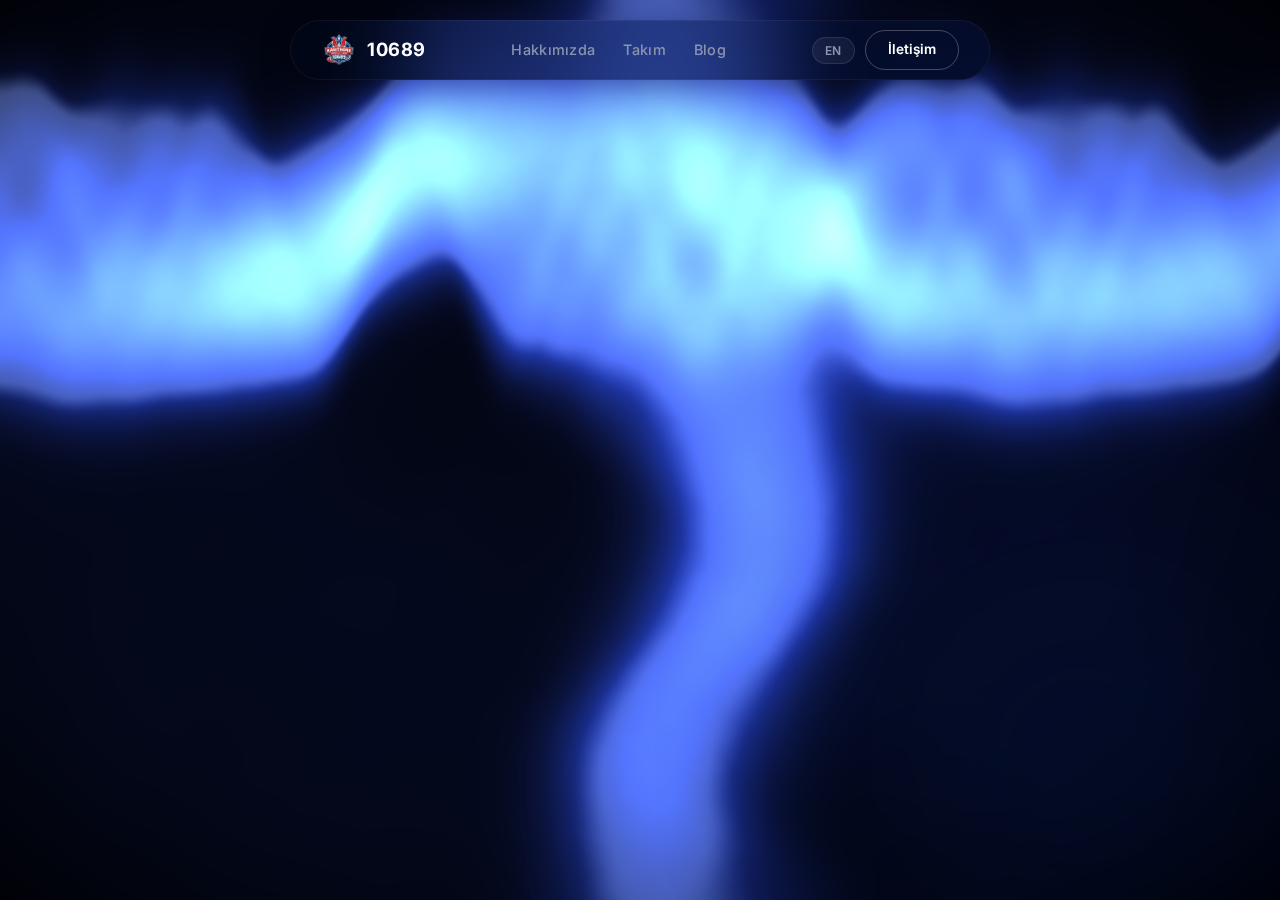
<file: index.html>
<!DOCTYPE html>
<html lang="tr">

<head>
    <meta charset="UTF-8">
    <meta name="viewport" content="width=device-width, initial-scale=1.0">
    <meta name="description"
        content="Kağıthane Teknoloji Takımı #10689 — FRC Robotik Takımı. İstanbul Kağıthane'de mühendislik, inovasyon ve takım ruhuyla geleceğe adım atıyoruz.">
    <meta name="keywords"
        content="Kağıthane Teknoloji Takımı, FRC 10689, Kağıthane Robotik, FRC Türkiye, Robotik, İstanbul FRC Takımları, Team 10689, 10689, Kağıthane">
    <title>Kağıthane Teknoloji Takımı | FRC #10689 Robotik</title>
    <link rel="icon" type="image/png" href="img/1.png">

    <!-- JSON-LD Structured Data (Google Identity) -->
    <script type="application/ld+json">
    {
      "@context": "https://schema.org",
      "@type": "Organization",
      "name": "Kağıthane Teknoloji Takımı",
      "alternateName": "Team 10689",
      "url": "https://10689.site",
      "logo": "https://10689.site/img/png.png",
      "description": "İstanbul Kağıthane ilçesinde kurulan FRC takımı #10689.",
      "address": {
        "@type": "PostalAddress",
        "addressLocality": "Kağıthane",
        "addressRegion": "İstanbul",
        "addressCountry": "TR"
      },
      "sameAs": [
        "https://www.instagram.com/kagithane10689/",
        "https://www.linkedin.com/in/kağıthane-teknoloji-takımı-56607a3a7/"
      ]
    }
    </script>
    <!-- Open Graph -->
    <meta property="og:title" content="Kağıthane #10689 — FRC Takımı">
    <meta property="og:description"
        content="Kağıthane Teknoloji Takımı #10689 — Mühendislik, inovasyon ve takım ruhuyla geleceğe adım atıyoruz.">
    <meta property="og:image" content="img/png.png">
    <meta property="og:type" content="website">
    <meta name="twitter:card" content="summary_large_image">
    <link rel="stylesheet" href="css/style.css">
</head>

<body class="no-scroll">

    <div class="page-bg-home">
        <canvas id="laserflow"></canvas>
        <!-- Navbar injected by navbar.js -->

        <section class="hero">
            <h1 class="hero-title" data-tr="Hoş Geldiniz!" data-en="Welcome!">Hoş Geldiniz</h1>
            <p class="hero-subtitle" data-tr="Biz Kağıthane Teknoloji Takımı, yolculuğumuza tanık olun!"
                data-en="We are the Kağıthane Technology Team, witness our journey!">
                Biz Kağıthane Teknoloji Takımı, yolculuğumuza tanık olun!</p>
            <div class="hero-cta">
                <a href="about/" class="btn-primary" data-tr="Bizi Tanıyın" data-en="Learn More">Bizi Tanıyın</a>
                <a href="team/" class="btn-ghost" data-tr="Takımımız" data-en="Our Team">Takımımız</a>
            </div>
        </section>
    </div>

    <script src="js/laserflow.js"></script>
    <script src="js/navbar.js"></script>
</body>

</html>
</file>
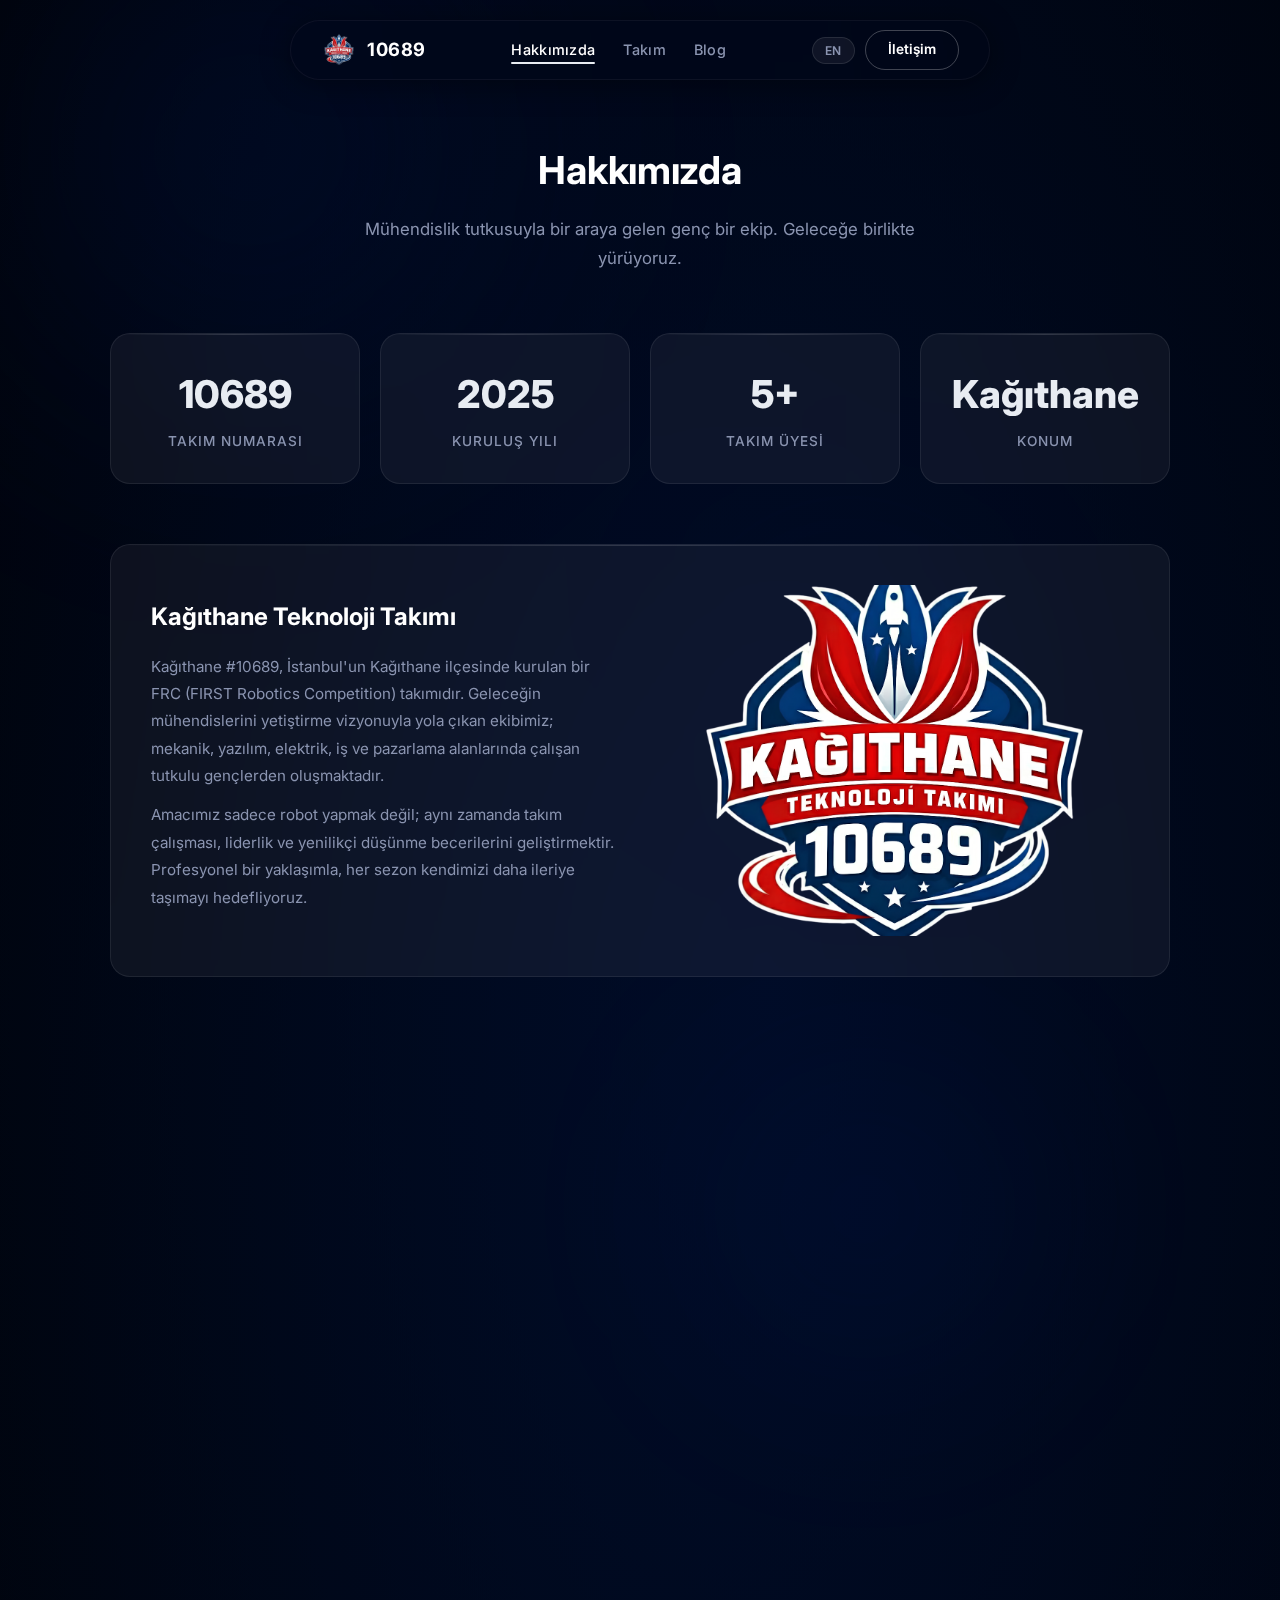
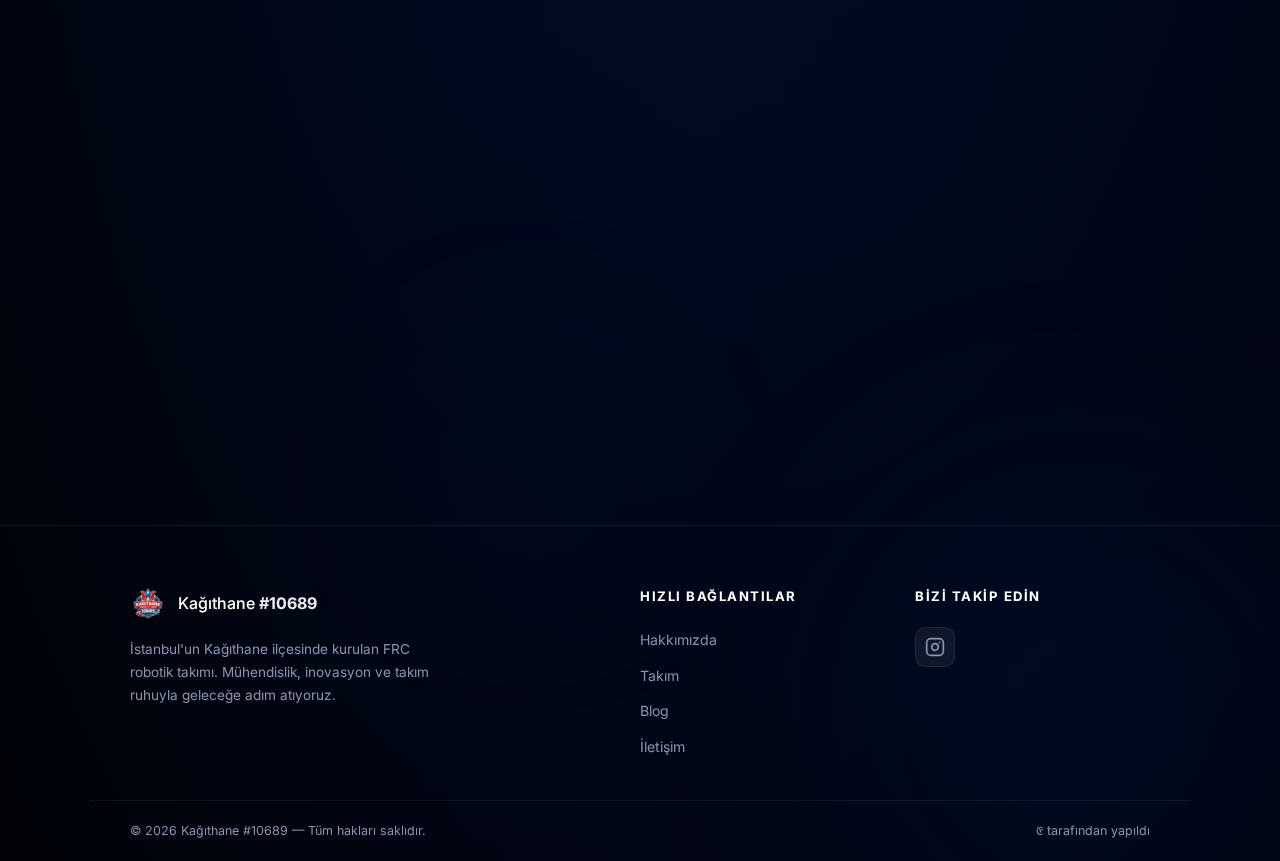
<file: about/index.html>
<!DOCTYPE html>
<html lang="tr">

<head>
    <meta charset="UTF-8">
    <meta name="viewport" content="width=device-width, initial-scale=1.0">
    <meta name="description"
        content="Kağıthane #10689 hakkında — FIRST ve FRC hakkında bilgi edinin. Mühendislik, takım ruhu ve geleceğin teknolojileri.">
    <title>About | 10689</title>
    <link rel="icon" type="image/png" href="../img/1.png">
    <meta property="og:title" content="Hakkımızda | Kağıthane #10689">
    <meta property="og:description" content="Kağıthane #10689 hakkında — FIRST ve FRC hakkında bilgi edinin.">
    <meta property="og:image" content="../img/png.png">
    <meta property="og:type" content="website">
    <meta name="twitter:card" content="summary_large_image">
    <link rel="stylesheet" href="../css/style.css">
</head>

<body>

    <div class="page-bg page-enter">
        <div class="animated-bg">
            <div class="blob blob-1"></div>
            <div class="blob blob-2"></div>
            <div class="blob blob-3"></div>
        </div>
        <!-- Navbar injected by navbar.js -->

        <section class="section" style="padding-top: 140px;">
            <div class="container">
                <div class="section-header reveal">
                    <h1 class="section-title" data-tr="Hakkımızda" data-en="About Us">Hakkımızda</h1>
                    <p class="section-desc"
                        data-tr="Mühendislik tutkusuyla bir araya gelen genç bir ekip. Geleceğe birlikte yürüyoruz."
                        data-en="A young team united by a passion for engineering. Walking towards the future together.">
                        Mühendislik tutkusuyla bir araya gelen genç bir ekip. Geleceğe birlikte yürüyoruz.</p>
                </div>

                <!-- Stats -->
                <div class="about-stats reveal reveal-delay-1">
                    <div class="glass-card stat-card">
                        <div class="stat-number">10689</div>
                        <div class="stat-label" data-tr="Takım Numarası" data-en="Team Number">Takım Numarası</div>
                    </div>
                    <div class="glass-card stat-card">
                        <div class="stat-number" data-tr="2025" data-en="2025">2025</div>
                        <div class="stat-label" data-tr="Kuruluş Yılı" data-en="Founded">Kuruluş Yılı</div>
                    </div>
                    <div class="glass-card stat-card">
                        <div class="stat-number" data-tr="5+" data-en="5+">5+</div>
                        <div class="stat-label" data-tr="Takım Üyesi" data-en="Team Members">Takım Üyesi</div>
                    </div>
                    <div class="glass-card stat-card">
                        <div class="stat-number" data-tr="Kağıthane" data-en="Kağıthane">Kağıthane</div>
                        <div class="stat-label" data-tr="Konum" data-en="Location">Konum</div>
                    </div>
                </div>

                <!-- About the Team — with image -->
                <div class="glass-card about-block-with-img mt-60 reveal reveal-delay-2">
                    <div class="about-text">
                        <h3 data-tr="Kağıthane Teknoloji Takımı" data-en="Kağıthane Technology Team">Kağıthane Teknoloji
                            Takımı</h3>
                        <p data-tr="Kağıthane #10689, İstanbul'un Kağıthane ilçesinde kurulan bir FRC (FIRST Robotics Competition) takımıdır. Geleceğin mühendislerini yetiştirme vizyonuyla yola çıkan ekibimiz; mekanik, yazılım, elektrik, iş ve pazarlama alanlarında çalışan tutkulu gençlerden oluşmaktadır."
                            data-en="Kağıthane #10689 is an FRC (FIRST Robotics Competition) team located in the Kağıthane district of Istanbul. With a vision to train the engineers of the future, our team consists of passionate young people working in the fields of mechanics, software, electrical engineering, operations, and marketing.">
                            Kağıthane #10689, İstanbul'un Kağıthane ilçesinde kurulan bir FRC (FIRST Robotics
                            Competition)
                            takımıdır.
                            Geleceğin mühendislerini yetiştirme vizyonuyla yola çıkan ekibimiz; mekanik, yazılım,
                            elektrik,
                            iş ve pazarlama alanlarında çalışan tutkulu gençlerden oluşmaktadır.</p>
                        <p data-tr="Amacımız sadece robot yapmak değil; aynı zamanda takım çalışması, liderlik ve yenilikçi düşünme becerilerini geliştirmektir. Profesyonel bir yaklaşımla, her sezon kendimizi daha ileriye taşımayı hedefliyoruz."
                            data-en="Our goal is not just to build robots; it's also to develop teamwork, leadership, and innovative thinking skills. With a professional approach, we aim to push ourselves further every season.">
                            Amacımız sadece robot yapmak değil; aynı zamanda takım çalışması, liderlik ve yenilikçi
                            düşünme
                            becerilerini geliştirmektir. Profesyonel bir yaklaşımla, her sezon kendimizi daha ileriye
                            taşımayı hedefliyoruz.</p>
                    </div>
                    <div class="about-img">
                        <!-- Takım fotoğrafı buraya -->
                        <img src="../img/png.png" alt="Takım Çalışması">
                    </div>
                </div>

                <!-- What is FIRST? — with image on left -->
                <div class="glass-card about-block-with-img mt-40 reveal reveal-delay-3">
                    <div class="about-img">
                        <!-- FIRST logosu veya etkinlik fotoğrafı buraya -->
                        <img src="../img/first.png" alt="FIRST Etkinlik">
                    </div>
                    <div class="about-text">
                        <h3 data-tr="FIRST Nedir?" data-en="What is FIRST?">FIRST Nedir?</h3>
                        <p data-tr="FIRST (For Inspiration and Recognition of Science and Technology), 1989 yılında Dean Kamen ve Woodie Flowers tarafından kurulan, dünya çapında bir STEM eğitim platformudur. Gençlere bilim, teknoloji, mühendislik ve matematik alanlarında ilham vermeyi amaçlar."
                            data-en="FIRST (For Inspiration and Recognition of Science and Technology) is a global STEM education platform founded by Dean Kamen and Woodie Flowers in 1989. It aims to inspire young people in science, technology, engineering, and mathematics.">
                            FIRST (For Inspiration and Recognition of Science and Technology), 1989 yılında Dean Kamen
                            ve Woodie Flowers
                            tarafından kurulan, dünya çapında bir STEM eğitim platformudur. Gençlere bilim, teknoloji,
                            mühendislik ve matematik alanlarında ilham vermeyi amaçlar.</p>
                        <p data-tr="FIRST, rekabetten çok daha fazlasıdır. 'Gracious Professionalism' ve 'Coopertition' gibi değerlerle gençlerin hem teknik hem de kişisel gelişimine katkı sağlar. Dünya genelinde 100'den fazla ülkeden 600.000'den fazla öğrenci FIRST programlarına katılmaktadır."
                            data-en="FIRST is much more than competition. With values like 'Gracious Professionalism' and 'Coopertition,' it contributes to both the technical and personal development of young people. Over 600,000 students from more than 100 countries worldwide participate in FIRST programs.">
                            FIRST, rekabetten çok daha fazlasıdır. "Gracious Professionalism" ve "Coopertition" gibi
                            değerlerle gençlerin hem teknik hem de kişisel gelişimine katkı sağlar. Dünya genelinde
                            100'den fazla ülkeden, 600.000'den fazla öğrenci FIRST programlarına katılmaktadır.</p>
                    </div>
                </div>

                <!-- What is FRC? — with image on right -->
                <div class="glass-card about-block-with-img reveal reveal-delay-4">
                    <div class="about-text">
                        <h3 data-tr="FRC Nedir?" data-en="What is FRC?">FRC Nedir?</h3>
                        <p data-tr="FRC (FIRST Robotics Competition), FIRST organizasyonu bünyesindeki en üst düzey robotik yarışmasıdır. Her yıl Kickoff etkinliğinde açıklanan oyun kuralları ve temasına göre, takımlar altı haftalık bir süre içinde endüstriyel düzeyde bir robot tasarlar, üretir ve programlar."
                            data-en="The FRC (FIRST Robotics Competition) is the top-level robotics competition within the FIRST organization. Based on the rules and theme announced at the annual Kickoff event, teams design, build, and program an industrial-grade robot over a six-week period.">
                            FRC (FIRST Robotics Competition), FIRST organizasyonu bünyesindeki en üst düzey robotik
                            yarışmasıdır. Her yıl Kickoff etkinliğinde açıklanan oyun kuralları ve temasına göre,
                            takımlar
                            altı haftalık bir süre içinde endüstriyel düzeyde bir robot tasarlar, üretir ve programlar.
                        </p>
                        <p data-tr="Yarışma sadece teknik becerilerle sınırlı değildir; takımlar aynı zamanda sponsorluk, topluma katkı, iş planı ve sunum gibi alanlarda da değerlendirilir. FRC, gençleri gerçek dünya mühendisliğine hazırlayan benzersiz bir deneyim sunar."
                            data-en="The competition is not limited to technical skills; teams are also evaluated in areas such as sponsorship, community outreach, business plans, and presentations. FRC offers a unique experience that prepares young people for real-world engineering.">
                            Yarışma sadece teknik becerilerle sınırlı değildir; takımlar aynı zamanda sponsorluk,
                            topluma
                            katkı, iş planı ve sunum gibi alanlarda da değerlendirilir. FRC, gençleri gerçek dünya
                            mühendisliğine hazırlayan benzersiz bir deneyim sunar.</p>
                    </div>
                    <div class="about-img">
                        <img src="../img/frc.png" alt="FRC Yarışma">
                    </div>
                </div>
            </div>
        </section>

        <!-- Footer injected by navbar.js -->
    </div>

    <script src="../js/navbar.js"></script>
</body>

</html>
</file>
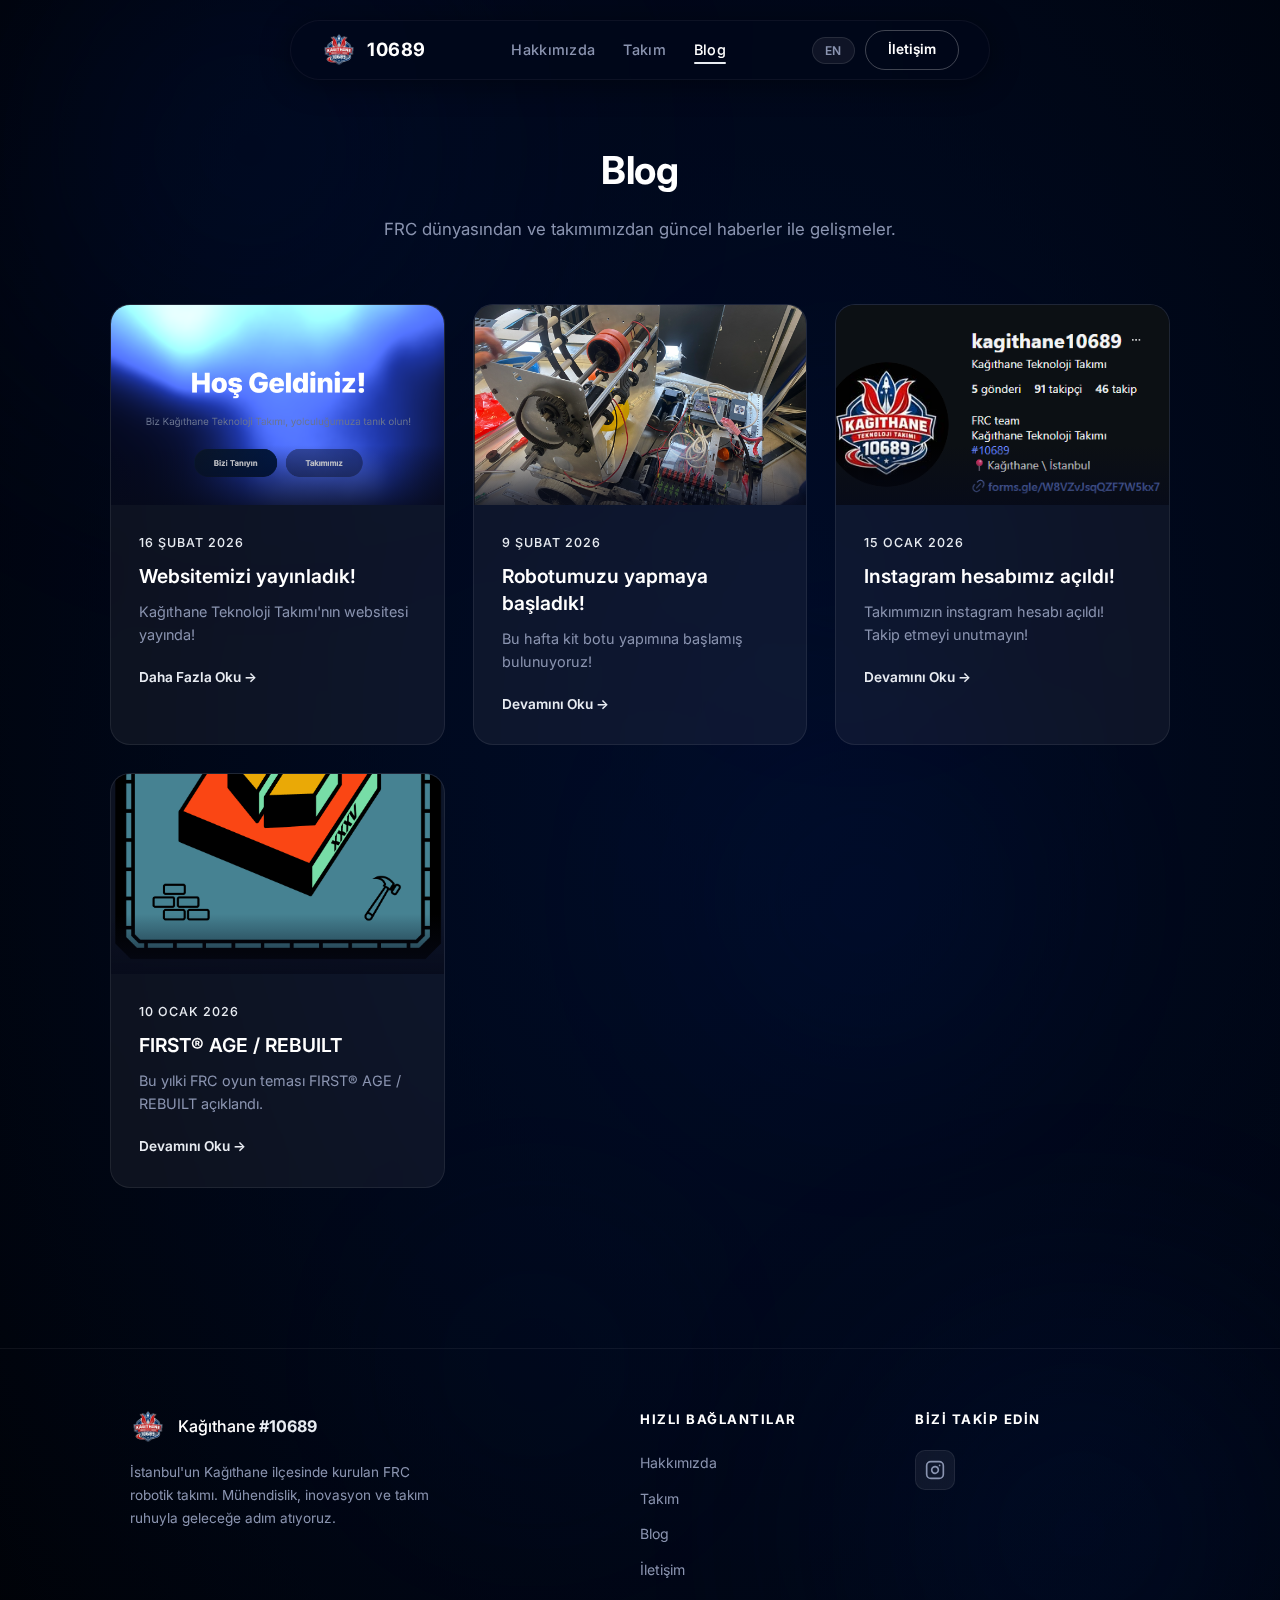
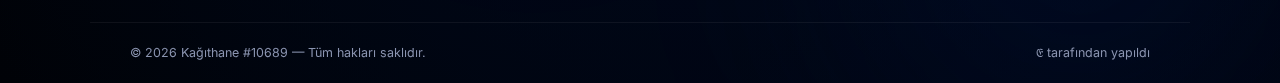
<file: blog/index.html>
<!DOCTYPE html>
<html lang="tr">

<head>
    <meta charset="UTF-8">
    <meta name="viewport" content="width=device-width, initial-scale=1.0">
    <meta name="description"
        content="Kağıthane #10689 blog — FRC dünyası ve takım haberlerimiz. Güncel bilgiler ve gelişmeler.">
    <title>Blog | 10689</title>
    <link rel="icon" type="image/png" href="../img/1.png">
    <meta property="og:title" content="Blog | Kağıthane #10689">
    <meta property="og:description" content="FRC dünyasından ve takımımızdan güncel haberler ile gelişmeler.">
    <meta property="og:image" content="../img/png.png">
    <meta property="og:type" content="website">
    <meta name="twitter:card" content="summary_large_image">
    <link rel="stylesheet" href="../css/style.css">
</head>

<body>

    <div class="page-bg page-enter" id="page-content">
        <div class="animated-bg">
            <div class="blob blob-1"></div>
            <div class="blob blob-2"></div>
            <div class="blob blob-3"></div>
        </div>
        <!-- Navbar injected by navbar.js -->

        <section class="section" style="padding-top: 140px;">
            <div class="container">
                <div class="section-header reveal">
                    <h1 class="section-title" data-tr="Blog" data-en="Blog">Blog</h1>
                    <p class="section-desc" data-tr="FRC dünyasından ve takımımızdan güncel haberler ile gelişmeler."
                        data-en="Latest news and updates from the FRC world and our team.">FRC dünyasından ve
                        takımımızdan güncel haberler ile gelişmeler.</p>
                </div>

                <div class="blog-grid">

                    <!-- Blog Post 4 -->
                    <div class="glass-card blog-card reveal reveal-delay-1" onclick="openBlogModal(3)">
                        <div class="blog-card-img">
                            <img src="web.png" alt="FRC Sezonu">
                        </div>
                        <div class="blog-card-content">
                            <p class="blog-card-date" data-tr="16 Şubat 2026" data-en="February 16, 2026">16 Şubat 2026
                            </p>
                            <h3 class="blog-card-title" data-tr="Websitemizi yayınladık!"
                                data-en="We published our website!">
                                Websitemizi yayınladık!</h3>
                            <p class="blog-card-excerpt" data-tr="Kağıthane Teknoloji Takımı'nın websitesi yayında!"
                                data-en="The website of Kağıthane Technology Team is live!">
                                Kağıthane Teknoloji Takımı'nın websitesi yayında!</p>
                            <span class="blog-read-more" data-tr="Daha Fazla Oku →" data-en="Read More →">Daha Fazla
                                Oku →</span>
                        </div>
                    </div>



                    <!-- Blog Post 3 -->
                    <div class="glass-card blog-card reveal reveal-delay-1" onclick="openBlogModal(2)">
                        <div class="blog-card-img">
                            <img src="robot.png" alt="FRC Sezonu">
                        </div>
                        <div class="blog-card-content">
                            <p class="blog-card-date" data-tr="9 Şubat 2026" data-en="February 9, 2026">9 Şubat 2026
                            </p>
                            <h3 class="blog-card-title" data-tr="Robotumuzu yapmaya başladık!"
                                data-en="We started making our robot!">
                                Robotumuzu yapmaya başladık!</h3>
                            <p class="blog-card-excerpt" data-tr="Bu hafta kit botu yapımına başlamış bulunuyoruz!"
                                data-en="This week we started making our kit bot!">
                                Bu hafta kit botu yapımına başlamış bulunuyoruz!</p>
                            <span class="blog-read-more" data-tr="Devamını Oku →" data-en="Read More →">Devamını
                                Oku →</span>
                        </div>
                    </div>


                    <!-- Blog Post 2 -->
                    <div class="glass-card blog-card reveal reveal-delay-1" onclick="openBlogModal(1)">
                        <div class="blog-card-img">
                            <img src="image.png" alt="FRC Sezonu">
                        </div>
                        <div class="blog-card-content">
                            <p class="blog-card-date" data-tr="15 Ocak 2026" data-en="January 15, 2026">15 Ocak 2026
                            </p>
                            <h3 class="blog-card-title" data-tr="Instagram hesabımız açıldı!"
                                data-en="Our Instagram account is open!">
                                Instagram hesabımız açıldı!</h3>
                            <p class="blog-card-excerpt"
                                data-tr="Takımımızın instagram hesabı açıldı! Takip etmeyi unutmayın!"
                                data-en="Our Instagram account is open! Don't forget to follow us!">
                                Takımımızın instagram hesabı açıldı! Takip etmeyi unutmayın!</p>
                            <span class="blog-read-more" data-tr="Devamını Oku →" data-en="Read More →">Devamını
                                Oku →</span>
                        </div>
                    </div>


                    <!-- Blog Post 1 -->
                    <div class="glass-card blog-card reveal reveal-delay-1" onclick="openBlogModal(0)">
                        <div class="blog-card-img">
                            <img src="rebuilt.png" alt="FRC Sezonu">
                        </div>
                        <div class="blog-card-content">
                            <p class="blog-card-date" data-tr="10 Ocak 2026" data-en="January 10, 2026">10 Ocak 2026
                            </p>
                            <h3 class="blog-card-title" data-tr="FIRST® AGE / REBUILT" data-en="FIRST® AGE / REBUILT">
                                FIRST® AGE / REBUILT</h3>
                            <p class="blog-card-excerpt"
                                data-tr="Bu yılki FRC oyun teması FIRST® AGE / REBUILT açıklandı."
                                data-en="This year's FRC game theme FIRST® AGE / REBUILT has been revealed.">
                                Bu yılki FRC oyun teması FIRST® AGE / REBUILT açıklandı.</p>
                            <span class="blog-read-more" data-tr="Devamını Oku →" data-en="Read More →">Devamını
                                Oku →</span>
                        </div>
                    </div>




                    <!-- Blog Post 6
                    <div class="glass-card blog-card reveal reveal-delay-6" onclick="openBlogModal(5)">
                        <div class="blog-card-img">
                            <img src="https://images.unsplash.com/photo-1522202176988-66273c2fd55f?w=600&h=300&fit=crop&q=80"
                                alt="Yeni Üyeler">
                        </div>
                        <div class="blog-card-content">
                            <p class="blog-card-date" data-tr="25 Aralık 2025" data-en="December 25, 2025">25 Aralık
                                2025</p>
                            <h3 class="blog-card-title" data-tr="Yeni Üye Alımlarımız"
                                data-en="New Member Recruitments">Yeni Üye Alımlarımız</h3>
                            <p class="blog-card-excerpt"
                                data-tr="Takımımıza yeni yetenekler katıldı! Oryantasyon sürecimizi tamamladık."
                                data-en="New talents have joined our team! We completed our orientation process.">
                                Takımımıza yeni yetenekler katıldı! Oryantasyon sürecimizi tamamladık.</p>
                            <span class="blog-read-more" data-tr="Devamını Oku →" data-en="Read More →">Devamını
                                Oku →</span>
                        </div>
                    </div> -->
                </div>
            </div>
        </section>

        <!-- Footer injected by navbar.js -->
    </div>

    <!-- Blog Modal Overlay -->
    <div class="blog-modal-overlay" id="blogModal">
        <div class="blog-modal-card">
            <button class="blog-modal-close" id="blogModalClose" aria-label="Kapat">✕</button>
            <div class="blog-modal-img" id="blogModalImg"></div>
            <div class="blog-modal-body">
                <p class="blog-modal-date" id="blogModalDate"></p>
                <h2 class="blog-modal-title" id="blogModalTitle"></h2>
                <div class="blog-modal-text" id="blogModalText"></div>
            </div>
        </div>
    </div>

    <script src="../js/navbar.js"></script>
    <script>
        // Blog post full content data
        var blogPosts = [
            {
                img: 'rebuilt.png',
                dateTr: '10 Ocak 2026', dateEn: 'January 10, 2026',
                titleTr: '2026 Sezonu Başlıyor!', titleEn: '2026 Season Kicks Off!',
                textTr: 'Bu yılki FRC oyununun teması olan FIRST® AGE / REBUILT açıklandı. Bu bizim Rookie yılımız olduğu için çok heyecanlıyız ve hazırlıklara şimdiden başladık.',
                textEn: 'This year\'s FRC game theme, FIRST® AGE / REBUILT, has been announced. We are very excited as this is our Rookie year and we have already started preparations.'
            },
            {
                img: 'image.png',
                dateTr: '15 Ocak 2026', dateEn: 'January 15, 2026',
                titleTr: 'Instagram Hesabımız Açıldı!', titleEn: 'Our Instagram Account is Open!',
                textTr: 'Takımımızın instagram hesabı açıldı! Takip etmeyi unutmayın! @kagithane10689',
                textEn: 'Our Instagram account is open! Don\'t forget to follow us! @kagithane10689'
            },
            {
                img: 'robot.png',
                dateTr: '9 Şubat 2026', dateEn: 'February 9, 2026',
                titleTr: 'Build Season Günlüğü: Hafta 1', titleEn: 'Build Season Diary: Week 1',
                textTr: 'Daha Rookie bir takım olduğumuz için bu sezon kit bot kullanacağız. Ve bu hafta kit botumuzun yapımına başladık.',
                textEn: 'Since we are a Rookie team, we will use a kit bot this season. And this week we started making our kit bot.'
            },
            {
                img: 'web.png',
                dateTr: '16 Şubat 2026', dateEn: 'February 16, 2026',
                titleTr: 'Web Sitesimizi Yayınladık!', titleEn: 'We published our website!',
                textTr: 'Kağıthane Teknoloji Takımı\'nın websitesi yayında! ',
                textEn: 'The website of Kağıthane Technology Team is live!'
            },
            {
                img: 'https://images.unsplash.com/photo-1485827404703-89b55fcc595e?w=800&h=400&fit=crop&q=80',
                dateTr: '10 Ocak 2026', dateEn: 'January 10, 2026',
                titleTr: 'FRC 2026 Oyun Tahminleri', titleEn: 'FRC 2026 Game Predictions',
                textTr: 'Yeni sezon öncesinde ekip olarak olası oyun senaryolarını analiz ettik. Geçmiş yılların trendlerinden yola çıkarak hazırlıklarımızı şekillendirdik.\n\nFIRST\'ın son yıllardaki oyun tasarım eğilimlerini incelediğimizde, hem otonom hem de teleoperated dönemlerin giderek daha karmaşık hale geldiğini görüyoruz.\n\nStrateji ekibimiz kapsamlı bir rapor hazırladı. Bu rapor, olası oyun mekaniklerine karşı hazırlıklı olmamızı sağlayacak modüler tasarım yaklaşımlarını içeriyor.',
                textEn: 'Before the new season, as a team we analyzed possible game scenarios. We shaped our preparations based on trends from previous years.\n\nWhen we examine FIRST\'s game design trends in recent years, we see that both autonomous and teleoperated periods are becoming increasingly complex.\n\nOur strategy team prepared a comprehensive report. This report includes modular design approaches that will ensure we are prepared for possible game mechanics.'
            },
            {
                img: 'https://images.unsplash.com/photo-1522202176988-66273c2fd55f?w=800&h=400&fit=crop&q=80',
                dateTr: '25 Aralık 2025', dateEn: 'December 25, 2025',
                titleTr: 'Yeni Üye Alımlarımız', titleEn: 'New Member Recruitments',
                textTr: 'Takımımıza yeni yetenekler katıldı! Oryantasyon sürecimizi tamamladık ve yeni üyelerimiz aktif olarak çalışmalara dahil oldu.\n\nBu yıl 8 yeni üye aramıza katıldı. Her biri farklı yeteneklere sahip olan yeni arkadaşlarımız, mekanik, yazılım, elektrik, iş ve pazarlama departmanlarına dağıldı.\n\nOryantasyon programımız kapsamında temel eğitimler, atölye güvenliği ve takım kültürü hakkında bilgilendirme yapıldı. Yeni üyelerimiz hızla takıma uyum sağladı ve projelerimize katkı sağlamaya başladı.',
                textEn: 'New talents have joined our team! We completed our orientation process and our new members have actively joined the work.\n\nThis year, 8 new members joined us. Our new friends, each with different talents, were distributed to the mechanical, software, electrical, business, and marketing departments.\n\nAs part of our orientation program, training on basic skills, workshop safety, and team culture was provided. Our new members quickly adapted to the team and started contributing to our projects.'
            }
        ];

        function openBlogModal(index) {
            var post = blogPosts[index];
            var lang = localStorage.getItem('lang') || 'tr';
            var modal = document.getElementById('blogModal');
            var pageContent = document.getElementById('page-content');

            document.getElementById('blogModalImg').innerHTML = '<img src="' + post.img + '" alt="">';
            document.getElementById('blogModalDate').textContent = lang === 'en' ? post.dateEn : post.dateTr;
            document.getElementById('blogModalTitle').textContent = lang === 'en' ? post.titleEn : post.titleTr;

            var text = lang === 'en' ? post.textEn : post.textTr;
            document.getElementById('blogModalText').innerHTML = text.split('\n\n').map(function (p) {
                return '<p>' + p + '</p>';
            }).join('');

            modal.classList.add('active');
            pageContent.classList.add('blur-behind');
            document.body.style.overflow = 'hidden';
        }

        function closeBlogModal() {
            var modal = document.getElementById('blogModal');
            var pageContent = document.getElementById('page-content');
            modal.classList.remove('active');
            pageContent.classList.remove('blur-behind');
            document.body.style.overflow = '';
        }

        document.getElementById('blogModalClose').addEventListener('click', closeBlogModal);
        document.getElementById('blogModal').addEventListener('click', function (e) {
            if (e.target === this) closeBlogModal();
        });
        document.addEventListener('keydown', function (e) {
            if (e.key === 'Escape') closeBlogModal();
        });
    </script>
</body>

</html>
</file>
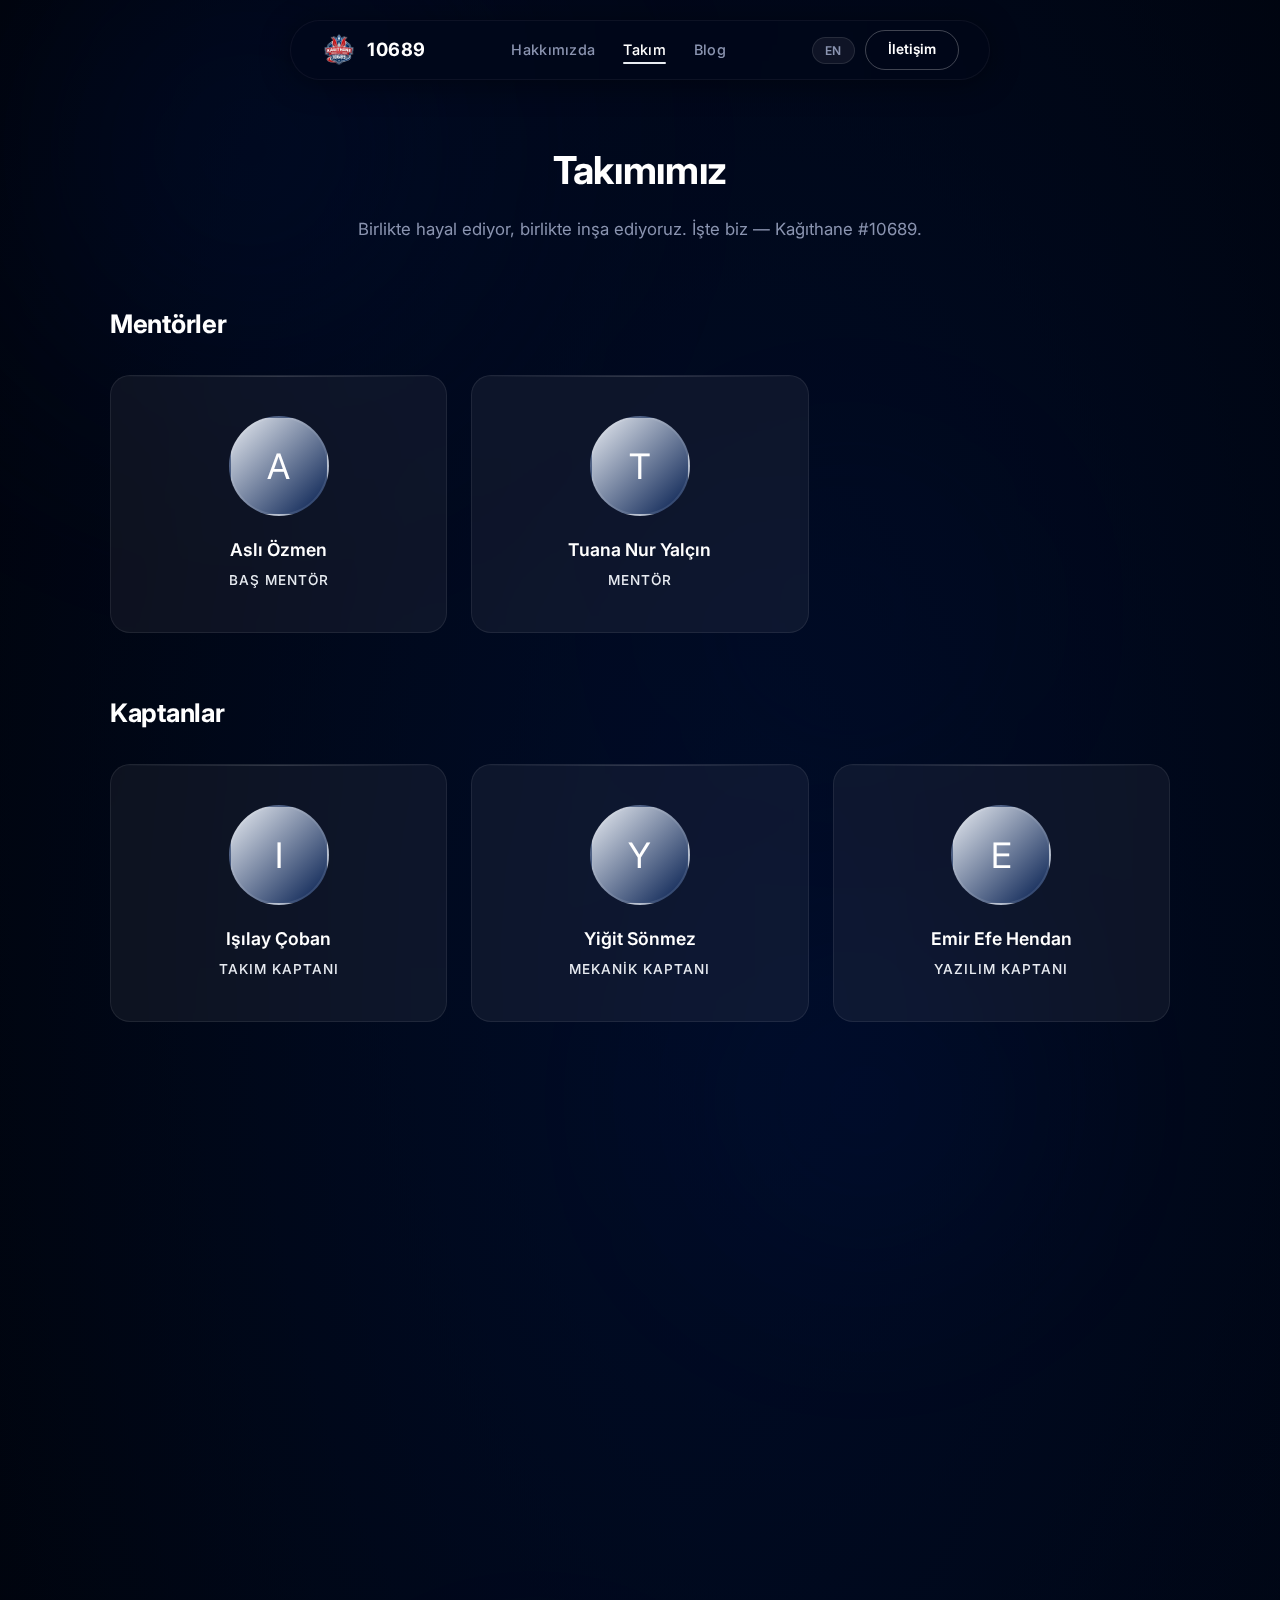
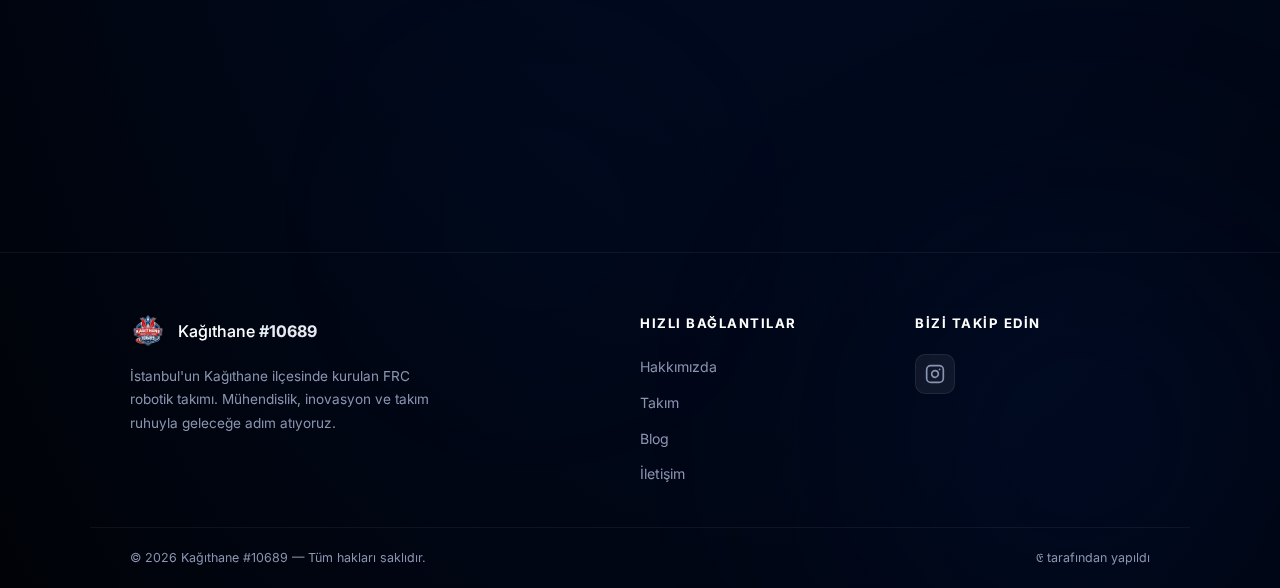
<file: team/index.html>
<!DOCTYPE html>
<html lang="tr">

<head>
    <meta charset="UTF-8">
    <meta name="viewport" content="width=device-width, initial-scale=1.0">
    <meta name="description"
        content="Kağıthane #10689 takım üyeleri, kaptanlar ve mentörler. FRC Robotik Takımımızla tanışın.">
    <title>Team | 10689</title>
    <link rel="icon" type="image/png" href="../img/1.png">
    <meta property="og:title" content="Takımımız | Kağıthane #10689">
    <meta property="og:description" content="Kağıthane #10689 takım üyeleri, kaptanlar ve mentörler.">
    <meta property="og:image" content="../img/png.png">
    <meta property="og:type" content="website">
    <meta name="twitter:card" content="summary_large_image">
    <link rel="stylesheet" href="../css/style.css">
</head>

<body>

    <div class="page-bg page-enter">
        <div class="animated-bg">
            <div class="blob blob-1"></div>
            <div class="blob blob-2"></div>
            <div class="blob blob-3"></div>
        </div>
        <!-- Navbar injected by navbar.js -->

        <!-- Hero -->
        <section class="section" style="padding-top: 140px;">
            <div class="container">
                <div class="section-header reveal">
                    <h1 class="section-title" data-tr="Takımımız" data-en="Our Team">Takımımız</h1>
                    <p class="section-desc"
                        data-tr="Birlikte hayal ediyor, birlikte inşa ediyoruz. İşte biz — Kağıthane #10689."
                        data-en="We dream together, we build together. Here we are — Kağıthane #10689.">Birlikte hayal
                        ediyor, birlikte inşa ediyoruz. İşte biz — Kağıthane #10689.</p>
                </div>

                <!-- Mentors -->
                <div class="reveal reveal-delay-1">
                    <h2 class="section-title" style="font-size:1.6rem; margin-bottom: 30px;" data-tr="Mentörler"
                        data-en="Mentors">Mentörler</h2>
                    <div class="team-grid">
                        <div class="glass-card team-card reveal reveal-delay-1">
                            <div class="team-card-photo">A</div>
                            <h3 class="team-card-name">Aslı Özmen</h3>
                            <p class="team-card-role" data-tr="Baş Mentör" data-en="Lead Mentor">Baş Mentör</p>
                        </div>
                        <div class="glass-card team-card reveal reveal-delay-2">
                            <div class="team-card-photo">T</div>
                            <h3 class="team-card-name">Tuana Nur Yalçın
                            </h3>
                            <p class="team-card-role" data-tr="Mentör" data-en="Mentor">Mentör
                            </p>
                        </div>
                    </div>
                </div>

                <!-- Captains -->
                <div class="mt-60 reveal reveal-delay-2">
                    <h2 class="section-title" style="font-size:1.6rem; margin-bottom: 30px;" data-tr="Kaptanlar"
                        data-en="Captains">Kaptanlar</h2>
                    <div class="team-grid">
                        <div class="glass-card team-card reveal reveal-delay-1">
                            <div class="team-card-photo">I</div>
                            <h3 class="team-card-name">Işılay Çoban</h3>
                            <p class="team-card-role" data-tr="Takım Kaptanı" data-en="Team Captain">Takım Kaptanı</p>
                        </div>
                        <div class="glass-card team-card reveal reveal-delay-2">
                            <div class="team-card-photo">Y</div>
                            <h3 class="team-card-name">Yiğit Sönmez</h3>
                            <p class="team-card-role" data-tr="Mekanik Kaptanı" data-en="Mechanical Captain">Mekanik
                                Kaptanı</p>
                        </div>
                        <div class="glass-card team-card reveal reveal-delay-3">
                            <div class="team-card-photo">E</div>
                            <h3 class="team-card-name">Emir Efe Hendan</h3>
                            <p class="team-card-role" data-tr="Yazılım Kaptanı" data-en="Software Captain">Yazılım
                                Kaptanı</p>
                        </div>
                        <div class="glass-card team-card reveal reveal-delay-4">
                            <div class="team-card-photo">I</div>
                            <h3 class="team-card-name">Işılay Çoban</h3>
                            <p class="team-card-role" data-tr="PR Kaptanı" data-en="PR Captain">PR Kaptanı</p>
                        </div>
                    </div>
                </div>

                <!-- Members -->
                <div class="mt-60 reveal reveal-delay-3">
                    <h2 class="section-title" style="font-size:1.6rem; margin-bottom: 30px;" data-tr="Takım Üyeleri"
                        data-en="Team Members">Takım Üyeleri</h2>
                    <div class="team-grid">
                        <div class="glass-card team-card reveal reveal-delay-1">
                            <div class="team-card-photo">N</div>
                            <h3 class="team-card-name">Nehir Yıldız</h3>
                            <p class="team-card-role" data-tr="PR" data-en="PR">PR</p>
                        </div>
                        <div class="glass-card team-card reveal reveal-delay-2">
                            <div class="team-card-photo">E</div>
                            <h3 class="team-card-name">Ebrar Zeynep Aygün</h3>
                            <p class="team-card-role" data-tr="PR" data-en="PR">PR</p>
                        </div>
                    </div>
                </div>
            </div>
        </section>

        <!-- Footer injected by navbar.js -->
    </div>

    <script src="../js/navbar.js"></script>
</body>

</html>
</file>
<file: css/style.css>
/* ==========================================
   FRC Team #10689 Kağıthane — Design System
   ========================================== */

@import url('https://fonts.googleapis.com/css2?family=Inter:wght@300;400;500;600;700;800&display=swap');

/* --- CSS Variables --- */
:root {
    --color-bg-deep: #000000;
    --color-bg-navy: #000a1e;
    --color-bg-dark: #000d2b;
    --color-primary: #001a4d;
    --color-primary-light: #002266;
    --color-accent: #e8ecf2;
    --color-accent-glow: rgba(200, 210, 230, 0.25);
    --color-white: #ffffff;
    --color-text: #f0f2f8;
    --color-text-muted: #8a94b0;
    --color-glass-bg: rgba(255, 255, 255, 0.05);
    --color-glass-border: rgba(255, 255, 255, 0.08);
    --color-glass-bg-hover: rgba(255, 255, 255, 0.09);
    --color-glass-strong: rgba(0, 10, 30, 0.7);
    --font-primary: 'Inter', -apple-system, BlinkMacSystemFont, 'Segoe UI', sans-serif;
    --radius-sm: 8px;
    --radius-md: 14px;
    --radius-lg: 20px;
    --radius-xl: 28px;
    --radius-pill: 100px;
    --transition-smooth: all 0.4s cubic-bezier(0.4, 0, 0.2, 1);
    --transition-fast: all 0.25s cubic-bezier(0.4, 0, 0.2, 1);
    --shadow-glass: 0 8px 32px rgba(0, 0, 0, 0.4);
    --shadow-glow: 0 0 40px rgba(0, 30, 100, 0.15);
    --blur-glass: blur(20px);
    --navbar-height-expanded: 60px;
    --navbar-height-compact: 50px;
}

/* --- Reset & Base --- */
*,
*::before,
*::after {
    margin: 0;
    padding: 0;
    box-sizing: border-box;
}

html {
    scroll-behavior: smooth;
    font-size: 16px;
}

body {
    font-family: var(--font-primary);
    color: var(--color-text);
    background: var(--color-bg-deep);
    line-height: 1.6;
    -webkit-font-smoothing: antialiased;
    -moz-osx-font-smoothing: grayscale;
    overflow-x: hidden;
}

body.no-scroll {
    overflow: hidden;
    height: 100vh;
}

a {
    text-decoration: none;
    color: inherit;
    transition: var(--transition-fast);
}

img {
    max-width: 100%;
    display: block;
}

/* --- Page Background --- */
.page-bg {
    min-height: 100vh;
    background:
        radial-gradient(ellipse at 30% 20%, rgba(0, 15, 50, 0.7) 0%, transparent 50%),
        radial-gradient(ellipse at 70% 80%, rgba(0, 10, 40, 0.5) 0%, transparent 50%),
        radial-gradient(ellipse at 50% 50%, #000510 0%, #000000 100%);
    background-size: 200% 200%, 200% 200%, 100% 100%;
    animation: bgBreath 20s ease-in-out infinite;
    position: relative;
    overflow: hidden;
}

@keyframes bgBreath {

    0%,
    100% {
        background-position: 30% 20%, 70% 80%, center;
    }

    25% {
        background-position: 50% 40%, 40% 60%, center;
    }

    50% {
        background-position: 70% 30%, 30% 70%, center;
    }

    75% {
        background-position: 40% 50%, 60% 40%, center;
    }
}

.page-bg-home {
    height: 100vh;
    overflow: hidden;
    background: var(--color-bg-deep);
    position: relative;
}

/* LaserFlow canvas */
#laserflow {
    position: absolute;
    top: 0;
    left: 0;
    width: 100%;
    height: 100%;
    z-index: 0;
    pointer-events: none;
}

/* Animated soft gradient blobs */
.page-bg::before,
.page-bg::after,
.page-bg-home::before,
.page-bg-home::after {
    content: '';
    position: absolute;
    border-radius: 50%;
    filter: blur(120px);
    opacity: 0.6;
    pointer-events: none;
    z-index: 0;
}

.page-bg::before,
.page-bg-home::before {
    width: 700px;
    height: 700px;
    top: -200px;
    left: -100px;
    background: radial-gradient(circle, rgba(0, 25, 90, 0.5), transparent 70%);
    animation: blobMove1 18s ease-in-out infinite;
}

.page-bg::after,
.page-bg-home::after {
    width: 600px;
    height: 600px;
    bottom: -150px;
    right: -100px;
    background: radial-gradient(circle, rgba(0, 35, 110, 0.4), transparent 70%);
    animation: blobMove2 22s ease-in-out infinite;
}

/* Third blob via a child element */
.animated-bg {
    position: absolute;
    top: 0;
    left: 0;
    right: 0;
    bottom: 0;
    pointer-events: none;
    z-index: 0;
    overflow: hidden;
}

.animated-bg .blob {
    position: absolute;
    border-radius: 50%;
    filter: blur(100px);
    opacity: 0.45;
}

.animated-bg .blob-1 {
    width: 450px;
    height: 450px;
    top: 40%;
    left: 50%;
    background: radial-gradient(circle, rgba(0, 30, 100, 0.45), transparent 70%);
    animation: blobMove3 20s ease-in-out infinite;
}

.animated-bg .blob-2 {
    width: 350px;
    height: 350px;
    top: 20%;
    right: 20%;
    background: radial-gradient(circle, rgba(0, 15, 60, 0.45), transparent 70%);
    animation: blobMove1 25s ease-in-out infinite reverse;
}

.animated-bg .blob-3 {
    width: 300px;
    height: 300px;
    bottom: 10%;
    left: 30%;
    background: radial-gradient(circle, rgba(10, 30, 80, 0.4), transparent 70%);
    animation: blobMove2 16s ease-in-out infinite;
}

@keyframes blobMove1 {

    0%,
    100% {
        transform: translate(0, 0) scale(1);
    }

    25% {
        transform: translate(80px, 60px) scale(1.1);
    }

    50% {
        transform: translate(-40px, 120px) scale(0.95);
    }

    75% {
        transform: translate(60px, -40px) scale(1.05);
    }
}

@keyframes blobMove2 {

    0%,
    100% {
        transform: translate(0, 0) scale(1);
    }

    33% {
        transform: translate(-70px, -50px) scale(1.1);
    }

    66% {
        transform: translate(50px, -80px) scale(0.9);
    }
}

@keyframes blobMove3 {

    0%,
    100% {
        transform: translate(-50%, 0) scale(1);
    }

    25% {
        transform: translate(-40%, -60px) scale(1.15);
    }

    50% {
        transform: translate(-60%, 40px) scale(0.9);
    }

    75% {
        transform: translate(-45%, -30px) scale(1.05);
    }
}

/* --- Navbar --- */
.navbar-wrapper {
    position: fixed;
    top: 20px;
    left: 50%;
    transform: translateX(-50%);
    z-index: 1000;
    transition: var(--transition-smooth);
}

.navbar {
    display: flex;
    align-items: center;
    justify-content: space-between;
    padding: 0 30px;
    height: var(--navbar-height-expanded);
    width: 700px;
    background: rgba(0, 5, 20, 0.5);
    backdrop-filter: blur(40px) saturate(120%);
    -webkit-backdrop-filter: blur(40px) saturate(120%);
    border: 1px solid rgba(255, 255, 255, 0.05);
    border-radius: var(--radius-pill);
    box-shadow: 0 4px 30px rgba(0, 0, 0, 0.4);
    transition: var(--transition-smooth);
}

.navbar.compact {
    width: 480px;
    height: var(--navbar-height-compact);
    padding: 0 20px;
    background: rgba(0, 5, 20, 0.6);
    backdrop-filter: blur(50px) saturate(120%);
    -webkit-backdrop-filter: blur(50px) saturate(120%);
    border-color: rgba(255, 255, 255, 0.06);
    box-shadow: 0 8px 40px rgba(0, 0, 0, 0.4);
}

.navbar-brand {
    display: flex;
    align-items: center;
    gap: 10px;
    text-decoration: none;
    flex-shrink: 0;
}

.navbar-logo {
    width: 36px;
    height: 36px;
    border-radius: 50%;
    object-fit: contain;
    transition: var(--transition-smooth);
    mix-blend-mode: screen;
}

.compact .navbar-logo {
    width: 30px;
    height: 30px;
}

.navbar-number {
    font-size: 1.15rem;
    font-weight: 700;
    color: var(--color-white);
    letter-spacing: 0.5px;
    transition: var(--transition-smooth);
}

.compact .navbar-number {
    font-size: 0;
    width: 0;
    opacity: 0;
    overflow: hidden;
}

.navbar-links {
    display: flex;
    align-items: center;
    gap: 28px;
    list-style: none;
}

.compact .navbar-links {
    gap: 20px;
}

.navbar-links a {
    font-size: 0.9rem;
    font-weight: 500;
    color: var(--color-text-muted);
    letter-spacing: 0.3px;
    position: relative;
    padding: 4px 0;
}

.navbar-links a::after {
    content: '';
    position: absolute;
    bottom: -2px;
    left: 0;
    width: 0;
    height: 2px;
    background: var(--color-accent);
    border-radius: 1px;
    transition: var(--transition-fast);
}

.navbar-links a:hover,
.navbar-links a.active {
    color: var(--color-white);
}

.navbar-links a:hover::after,
.navbar-links a.active::after {
    width: 100%;
}

.compact .navbar-links a {
    font-size: 0.82rem;
}

.navbar-contact {
    padding: 8px 22px;
    font-size: 0.85rem;
    font-weight: 600;
    color: var(--color-white);
    background: transparent;
    border: 1.5px solid rgba(255, 255, 255, 0.25);
    border-radius: var(--radius-pill);
    cursor: pointer;
    transition: var(--transition-fast);
    white-space: nowrap;
}

.navbar-contact:hover {
    background: rgba(255, 255, 255, 0.1);
    border-color: rgba(255, 255, 255, 0.4);
    transform: translateY(-1px);
}

.compact .navbar-contact {
    padding: 6px 16px;
    font-size: 0.78rem;
}

/* Language Toggle */
.lang-toggle {
    padding: 5px 12px;
    font-size: 0.75rem;
    font-weight: 600;
    color: var(--color-text-muted);
    background: rgba(255, 255, 255, 0.06);
    border: 1px solid rgba(255, 255, 255, 0.1);
    border-radius: var(--radius-pill);
    cursor: pointer;
    transition: var(--transition-fast);
    letter-spacing: 0.5px;
    font-family: var(--font-primary);
}

.lang-toggle:hover {
    color: var(--color-white);
    background: rgba(255, 255, 255, 0.12);
}

.nav-contact-mobile {
    display: none;
}

/* Mobile menu toggle */
.menu-toggle {
    display: none;
    flex-direction: column;
    gap: 5px;
    cursor: pointer;
    padding: 5px;
    background: none;
    border: none;
}

.menu-toggle span {
    width: 22px;
    height: 2px;
    background: var(--color-white);
    border-radius: 2px;
    transition: var(--transition-fast);
}

.menu-toggle.active span:nth-child(1) {
    transform: rotate(45deg) translate(5px, 5px);
}

.menu-toggle.active span:nth-child(2) {
    opacity: 0;
}

.menu-toggle.active span:nth-child(3) {
    transform: rotate(-45deg) translate(5px, -5px);
}

/* --- Hero / Home --- */
.hero {
    display: flex;
    flex-direction: column;
    align-items: center;
    justify-content: center;
    height: 100vh;
    text-align: center;
    position: relative;
    z-index: 2;
    padding: 0 20px;
}

.hero-title {
    font-size: 3.2rem;
    font-weight: 800;
    color: var(--color-white);
    letter-spacing: -0.5px;
    margin-bottom: 16px;
    opacity: 0;
    transform: translateY(30px);
    animation: fadeUp 1s ease forwards 0.3s;
}

.hero-subtitle {
    font-size: 1.15rem;
    font-weight: 400;
    color: var(--color-text-muted);
    max-width: 550px;
    line-height: 1.7;
    opacity: 0;
    transform: translateY(20px);
    animation: fadeUp 1s ease forwards 0.6s;
}

.hero-cta {
    margin-top: 36px;
    display: flex;
    gap: 16px;
    opacity: 0;
    transform: translateY(20px);
    animation: fadeUp 1s ease forwards 0.9s;
}

.btn-primary {
    padding: 14px 36px;
    font-size: 0.9rem;
    font-weight: 600;
    color: var(--color-white);
    background: linear-gradient(135deg, #0a1628, #001a4d);
    border: 1px solid rgba(255, 255, 255, 0.08);
    border-radius: var(--radius-pill);
    cursor: pointer;
    transition: var(--transition-fast);
    font-family: var(--font-primary);
    letter-spacing: 0.3px;
}

.btn-primary:hover {
    transform: translateY(-2px);
    box-shadow: 0 8px 30px rgba(0, 20, 60, 0.5);
    border-color: rgba(255, 255, 255, 0.15);
}

.btn-ghost {
    padding: 14px 36px;
    font-size: 0.9rem;
    font-weight: 600;
    color: var(--color-white);
    background: rgba(0, 5, 20, 0.4);
    border: 1.5px solid rgba(255, 255, 255, 0.12);
    border-radius: var(--radius-pill);
    cursor: pointer;
    transition: var(--transition-fast);
    font-family: var(--font-primary);
}

.btn-ghost:hover {
    border-color: rgba(255, 255, 255, 0.25);
    background: rgba(0, 5, 20, 0.6);
    transform: translateY(-2px);
}

/* --- Sections --- */
.section {
    padding: 100px 20px;
    position: relative;
    z-index: 1;
}

.section-header {
    text-align: center;
    margin-bottom: 60px;
}

.section-title {
    font-size: 2.4rem;
    font-weight: 700;
    color: var(--color-white);
    margin-bottom: 14px;
    letter-spacing: -0.3px;
}

.section-desc {
    font-size: 1.05rem;
    color: var(--color-text-muted);
    max-width: 600px;
    margin: 0 auto;
    line-height: 1.7;
}

.container {
    max-width: 1100px;
    margin: 0 auto;
    padding: 0 20px;
}

/* --- Glass Cards --- */
.glass-card {
    background: var(--color-glass-bg);
    border: 1px solid var(--color-glass-border);
    border-radius: var(--radius-lg);
    backdrop-filter: var(--blur-glass);
    -webkit-backdrop-filter: var(--blur-glass);
    padding: 32px;
    transition: var(--transition-smooth);
    position: relative;
    overflow: hidden;
}

.glass-card::before {
    content: '';
    position: absolute;
    top: 0;
    left: 0;
    right: 0;
    height: 1px;
    background: linear-gradient(90deg, transparent, rgba(255, 255, 255, 0.15), transparent);
}

.glass-card:hover {
    background: var(--color-glass-bg-hover);
    border-color: rgba(255, 255, 255, 0.18);
    transform: translateY(-4px);
    box-shadow: var(--shadow-glass);
}

/* Team Cards */
.team-grid {
    display: grid;
    grid-template-columns: repeat(auto-fill, minmax(250px, 1fr));
    gap: 24px;
}

.team-card {
    text-align: center;
    padding: 40px 24px;
}

.team-card-photo {
    width: 100px;
    height: 100px;
    border-radius: 50%;
    margin: 0 auto 20px;
    background: linear-gradient(135deg, var(--color-accent), var(--color-primary));
    display: flex;
    align-items: center;
    justify-content: center;
    font-size: 2.2rem;
    color: var(--color-white);
    border: 2px solid rgba(255, 255, 255, 0.1);
    overflow: hidden;
}

.team-card-photo img {
    width: 100%;
    height: 100%;
    object-fit: cover;
}

.team-card-name {
    font-size: 1.1rem;
    font-weight: 600;
    color: var(--color-white);
    margin-bottom: 6px;
}

.team-card-role {
    font-size: 0.85rem;
    font-weight: 500;
    color: var(--color-accent);
    text-transform: uppercase;
    letter-spacing: 1px;
}

/* --- Blog Cards --- */
.blog-grid {
    display: grid;
    grid-template-columns: repeat(auto-fill, minmax(320px, 1fr));
    gap: 28px;
}

.blog-card {
    padding: 0;
    overflow: hidden;
    cursor: pointer;
    transition: var(--transition-fast);
}

.blog-card:hover {
    transform: translateY(-4px);
    box-shadow: 0 12px 40px rgba(0, 20, 60, 0.4);
}

.blog-card-img {
    width: 100%;
    height: 200px;
    position: relative;
    overflow: hidden;
}

.blog-card-img img {
    width: 100%;
    height: 100%;
    object-fit: cover;
    display: block;
}

.blog-card-img::after {
    content: '';
    position: absolute;
    bottom: 0;
    left: 0;
    right: 0;
    height: 60px;
    background: linear-gradient(transparent, rgba(6, 10, 26, 0.8));
}

.blog-card-content {
    padding: 28px;
}

.blog-card-date {
    font-size: 0.78rem;
    font-weight: 500;
    color: var(--color-accent);
    text-transform: uppercase;
    letter-spacing: 1px;
    margin-bottom: 10px;
}

.blog-card-title {
    font-size: 1.2rem;
    font-weight: 600;
    color: var(--color-white);
    margin-bottom: 10px;
    line-height: 1.4;
}

.blog-card-excerpt {
    font-size: 0.9rem;
    color: var(--color-text-muted);
    line-height: 1.6;
    margin-bottom: 18px;
}

.blog-read-more {
    font-size: 0.85rem;
    font-weight: 600;
    color: var(--color-accent);
    display: inline-flex;
    align-items: center;
    gap: 6px;
}

.blog-read-more:hover {
    color: var(--color-white);
    gap: 10px;
}

/* --- Blog Modal Overlay --- */
.blur-behind {
    filter: blur(8px);
    transition: filter 0.3s ease;
    pointer-events: none;
}

.blog-modal-overlay {
    position: fixed;
    top: 0;
    left: 0;
    right: 0;
    bottom: 0;
    z-index: 2000;
    background: rgba(0, 0, 0, 0.6);
    backdrop-filter: blur(4px);
    -webkit-backdrop-filter: blur(4px);
    display: flex;
    align-items: center;
    justify-content: center;
    padding: 40px 20px;
    opacity: 0;
    pointer-events: none;
    transition: opacity 0.35s ease;
}

.blog-modal-overlay.active {
    opacity: 1;
    pointer-events: auto;
}

.blog-modal-card {
    background: rgba(5, 10, 30, 0.92);
    backdrop-filter: blur(40px) saturate(150%);
    -webkit-backdrop-filter: blur(40px) saturate(150%);
    border: 1px solid rgba(255, 255, 255, 0.1);
    border-radius: var(--radius-lg);
    max-width: 700px;
    width: 100%;
    max-height: 85vh;
    overflow-y: auto;
    position: relative;
    box-shadow: 0 20px 60px rgba(0, 0, 0, 0.5), inset 0 1px 0 rgba(255, 255, 255, 0.08);
    transform: translateY(30px) scale(0.96);
    transition: transform 0.35s cubic-bezier(0.4, 0, 0.2, 1);
}

.blog-modal-overlay.active .blog-modal-card {
    transform: translateY(0) scale(1);
}

.blog-modal-close {
    position: absolute;
    top: 16px;
    right: 16px;
    width: 36px;
    height: 36px;
    border-radius: 50%;
    border: none;
    background: rgba(255, 255, 255, 0.1);
    color: var(--color-white);
    font-size: 1rem;
    cursor: pointer;
    display: flex;
    align-items: center;
    justify-content: center;
    transition: var(--transition-fast);
    z-index: 10;
}

.blog-modal-close:hover {
    background: rgba(255, 255, 255, 0.2);
    transform: scale(1.1);
}

.blog-modal-img {
    width: 100%;
    height: 300px;
    overflow: hidden;
    border-radius: var(--radius-lg) var(--radius-lg) 0 0;
}

.blog-modal-img img {
    width: 100%;
    height: 100%;
    object-fit: cover;
    display: block;
}

.blog-modal-body {
    padding: 36px 40px 40px;
}

.blog-modal-date {
    font-size: 0.78rem;
    font-weight: 500;
    color: var(--color-accent);
    text-transform: uppercase;
    letter-spacing: 1px;
    margin-bottom: 12px;
}

.blog-modal-title {
    font-size: 1.6rem;
    font-weight: 700;
    color: var(--color-white);
    margin-bottom: 20px;
    line-height: 1.3;
}

.blog-modal-text p {
    font-size: 0.95rem;
    color: var(--color-text-muted);
    line-height: 1.7;
    margin-bottom: 16px;
}

.blog-modal-text p:last-child {
    margin-bottom: 0;
}

/* Scrollbar styling for modal */
.blog-modal-card::-webkit-scrollbar {
    width: 6px;
}

.blog-modal-card::-webkit-scrollbar-track {
    background: transparent;
}

.blog-modal-card::-webkit-scrollbar-thumb {
    background: rgba(255, 255, 255, 0.15);
    border-radius: 3px;
}

/* --- About Page --- */
.about-block {
    margin-bottom: 40px;
    padding: 40px;
}

.about-block h3 {
    font-size: 1.5rem;
    font-weight: 700;
    color: var(--color-white);
    margin-bottom: 16px;
}

.about-block p {
    font-size: 0.95rem;
    color: var(--color-text-muted);
    line-height: 1.8;
    margin-bottom: 12px;
}

.about-block p:last-child {
    margin-bottom: 0;
}

.about-img-row {
    display: grid;
    grid-template-columns: repeat(3, 1fr);
    gap: 16px;
    margin-top: 24px;
}

.about-img-placeholder {
    width: 100%;
    aspect-ratio: 16/10;
    border-radius: var(--radius-md);
    overflow: hidden;
    position: relative;
}

.about-img-placeholder img {
    width: 100%;
    height: 100%;
    object-fit: cover;
    display: block;
    transition: transform 0.5s ease;
}

.about-img-placeholder:hover img {
    transform: scale(1.05);
}

.about-block-with-img {
    display: grid;
    grid-template-columns: 1fr 1fr;
    gap: 40px;
    align-items: center;
    padding: 40px;
    margin-bottom: 40px;
}

.about-block-with-img .about-text h3 {
    font-size: 1.5rem;
    font-weight: 700;
    color: var(--color-white);
    margin-bottom: 16px;
}

.about-block-with-img .about-text p {
    font-size: 0.95rem;
    color: var(--color-text-muted);
    line-height: 1.8;
    margin-bottom: 12px;
}

.about-block-with-img .about-img {
    width: 100%;
    aspect-ratio: 4/3;
    border-radius: var(--radius-md);
    overflow: hidden;
}

.about-block-with-img .about-img img {
    width: 100%;
    height: 100%;
    object-fit: cover;
    display: block;
    transition: transform 0.5s ease;
}

.about-block-with-img .about-img:hover img {
    transform: scale(1.05);
}

.about-stats {
    display: grid;
    grid-template-columns: repeat(auto-fit, minmax(200px, 1fr));
    gap: 20px;
    margin-top: 40px;
}

.stat-card {
    text-align: center;
    padding: 30px 20px;
}

.stat-number {
    font-size: 2.4rem;
    font-weight: 800;
    color: var(--color-accent);
    margin-bottom: 6px;
}

.stat-label {
    font-size: 0.85rem;
    font-weight: 500;
    color: var(--color-text-muted);
    text-transform: uppercase;
    letter-spacing: 1px;
}

/* --- Contact Page --- */
.contact-grid {
    display: grid;
    grid-template-columns: 1fr 1fr;
    gap: 40px;
}

.contact-form {
    display: flex;
    flex-direction: column;
    gap: 18px;
}

.form-group {
    display: flex;
    flex-direction: column;
    gap: 6px;
}

.form-group label {
    font-size: 0.82rem;
    font-weight: 600;
    color: var(--color-text-muted);
    text-transform: uppercase;
    letter-spacing: 0.8px;
}

.form-input,
.form-textarea {
    padding: 14px 18px;
    font-size: 0.9rem;
    font-family: var(--font-primary);
    color: var(--color-white);
    background: rgba(255, 255, 255, 0.04);
    border: 1px solid rgba(255, 255, 255, 0.1);
    border-radius: var(--radius-md);
    outline: none;
    transition: var(--transition-fast);
}

.form-input:focus,
.form-textarea:focus {
    border-color: var(--color-accent);
    background: rgba(255, 255, 255, 0.07);
    box-shadow: 0 0 20px rgba(194, 48, 80, 0.1);
}

.form-textarea {
    resize: vertical;
    min-height: 140px;
}

.contact-info-card {
    padding: 36px;
}

.contact-info-item {
    display: flex;
    align-items: flex-start;
    gap: 16px;
    margin-bottom: 28px;
}

.contact-info-item:last-child {
    margin-bottom: 0;
}

.contact-icon {
    width: 44px;
    height: 44px;
    border-radius: 12px;
    background: linear-gradient(135deg, var(--color-accent), var(--color-primary));
    display: flex;
    align-items: center;
    justify-content: center;
    flex-shrink: 0;
    font-size: 1.1rem;
}

.contact-info-label {
    font-size: 0.8rem;
    font-weight: 600;
    color: var(--color-text-muted);
    margin-bottom: 4px;
}

.contact-info-value {
    font-size: 1rem;
    font-weight: 500;
    color: var(--color-white);
}

/* --- Footer Professional --- */
.footer-pro {
    position: relative;
    z-index: 1;
    border-top: 1px solid rgba(255, 255, 255, 0.06);
    margin-top: 60px;
}

.footer-pro-inner {
    display: grid;
    grid-template-columns: 2fr 1fr 1fr;
    gap: 40px;
    padding: 60px 40px 40px;
    max-width: 1100px;
    margin: 0 auto;
}

.footer-col h4 {
    font-size: 0.82rem;
    font-weight: 700;
    color: var(--color-white);
    text-transform: uppercase;
    letter-spacing: 1.5px;
    margin-bottom: 20px;
}

.footer-logo {
    display: flex;
    align-items: center;
    gap: 12px;
    margin-bottom: 16px;
}

.footer-logo img {
    width: 36px;
    height: 36px;
    border-radius: 8px;
    object-fit: cover;
}

.footer-logo span {
    font-size: 1rem;
    font-weight: 500;
    color: var(--color-white);
}

.footer-logo strong {
    color: var(--color-accent);
}

.footer-desc {
    font-size: 0.85rem;
    color: var(--color-text-muted);
    line-height: 1.7;
    max-width: 320px;
}

.footer-links {
    list-style: none;
    display: flex;
    flex-direction: column;
    gap: 10px;
}

.footer-links a {
    font-size: 0.88rem;
    color: var(--color-text-muted);
    transition: var(--transition-fast);
}

.footer-links a:hover {
    color: var(--color-white);
    padding-left: 4px;
}

.footer-social {
    display: flex;
    gap: 12px;
}

.footer-social-link {
    width: 40px;
    height: 40px;
    border-radius: 10px;
    background: rgba(255, 255, 255, 0.06);
    border: 1px solid rgba(255, 255, 255, 0.08);
    display: flex;
    align-items: center;
    justify-content: center;
    color: var(--color-text-muted);
    transition: var(--transition-fast);
}

.footer-social-link:hover {
    background: rgba(255, 255, 255, 0.12);
    color: var(--color-white);
    transform: translateY(-2px);
}

.footer-bottom {
    display: flex;
    justify-content: space-between;
    align-items: center;
    padding: 20px 40px;
    border-top: 1px solid rgba(255, 255, 255, 0.06);
    max-width: 1100px;
    margin: 0 auto;
}

.footer-bottom p {
    font-size: 0.78rem;
    color: var(--color-text-muted);
}

.footer-made {
    font-size: 0.78rem;
    color: var(--color-text-muted);
}

/* Legacy footer hidden — replaced by JS-injected footer-pro */
.footer {
    display: none;
}

/* --- Animations --- */
@keyframes fadeUp {
    to {
        opacity: 1;
        transform: translateY(0);
    }
}

@keyframes fadeIn {
    from {
        opacity: 0;
    }

    to {
        opacity: 1;
    }
}

/* Scroll Reveal */
.reveal {
    opacity: 0;
    transform: translateY(40px);
    transition: opacity 0.8s ease, transform 0.8s ease;
}

.reveal.visible {
    opacity: 1;
    transform: translateY(0);
}

.reveal-delay-1 {
    transition-delay: 0.1s;
}

.reveal-delay-2 {
    transition-delay: 0.2s;
}

.reveal-delay-3 {
    transition-delay: 0.3s;
}

.reveal-delay-4 {
    transition-delay: 0.4s;
}

.reveal-delay-5 {
    transition-delay: 0.5s;
}

.reveal-delay-6 {
    transition-delay: 0.6s;
}

/* Page load animation */
.page-enter {
    animation: fadeIn 0.6s ease forwards;
}

/* --- Responsive --- */
@media (max-width: 768px) {
    .navbar-wrapper {
        top: 12px;
        left: 50%;
        right: auto;
        transform: translateX(-50%);
    }

    .navbar {
        width: auto;
        padding: 0 20px;
        height: 54px;
        gap: 24px;
    }

    .navbar.compact {
        width: auto;
        height: 48px;
    }

    .navbar-number {
        font-size: 0;
        width: 0;
        opacity: 0;
        overflow: hidden;
        padding: 0;
        margin: 0;
    }

    .navbar-brand {
        gap: 0;
    }

    .navbar-links {
        display: none;
        position: absolute;
        top: calc(100% + 12px);
        left: 50%;
        transform: translateX(-50%);
        min-width: 280px;
        flex-direction: column;
        background: rgba(0, 5, 20, 0.92);
        backdrop-filter: blur(50px) saturate(120%);
        -webkit-backdrop-filter: blur(50px) saturate(120%);
        border: 1px solid rgba(255, 255, 255, 0.06);
        border-radius: var(--radius-lg);
        padding: 28px 24px;
        gap: 10px;
        box-shadow: 0 16px 48px rgba(0, 0, 0, 0.5);
    }

    .navbar-links.open {
        display: flex;
    }

    .navbar-links a {
        padding: 28px 28px;
        border-radius: var(--radius-md);
        font-size: 1.05rem;
        font-weight: 500;
        color: var(--color-text-muted);
        transition: var(--transition-fast);
        letter-spacing: 0.3px;
    }

    .navbar-links a:hover,
    .navbar-links a.active {
        background: rgba(255, 255, 255, 0.06);
        color: var(--color-white);
    }

    .navbar-contact {
        display: none;
    }

    .navbar-links .nav-contact-mobile {
        display: block;
    }

    .menu-toggle {
        display: flex;
    }

    .lang-toggle {
        margin-right: 8px;
    }

    /* Hero */
    .hero-title {
        font-size: 2rem;
    }

    .hero-subtitle {
        font-size: 1rem;
    }

    .hero-cta {
        flex-direction: column;
        width: 100%;
        max-width: 280px;
    }

    /* Sections */
    .section {
        padding: 60px 16px;
    }

    .section-title {
        font-size: 1.8rem;
    }

    /* Team */
    .team-grid {
        grid-template-columns: repeat(auto-fill, minmax(200px, 1fr));
        gap: 16px;
    }

    /* Blog */
    .blog-grid {
        grid-template-columns: 1fr;
    }

    /* Contact */
    .contact-grid {
        grid-template-columns: 1fr;
        gap: 24px;
    }

    .contact-grid > .glass-card {
        padding: 24px !important;
    }

    .contact-info-card {
        padding: 24px;
    }

    .contact-info-value {
        word-break: break-all;
        font-size: 0.9rem;
    }

    .contact-info-item {
        margin-bottom: 20px;
    }

    .contact-icon {
        width: 38px;
        height: 38px;
        font-size: 1rem;
    }

    .contact-form .form-input,
    .contact-form .form-textarea {
        padding: 12px 14px;
        font-size: 0.88rem;
    }

    .contact-grid .glass-card h3 {
        font-size: 1.15rem !important;
        margin-bottom: 18px !important;
    }

    /* About */
    .about-block {
        padding: 24px;
    }

    .about-stats {
        grid-template-columns: repeat(2, 1fr);
    }

    /* Footer */
    .footer-pro-inner {
        grid-template-columns: 1fr;
        padding: 40px 24px;
        gap: 30px;
    }

    .footer-bottom {
        flex-direction: column;
        gap: 8px;
        padding: 16px 24px;
        text-align: center;
    }

    /* About images */
    .about-img-row {
        grid-template-columns: 1fr;
    }

    .about-block-with-img {
        grid-template-columns: 1fr;
        padding: 24px;
        gap: 24px;
    }

    .about-block-with-img .about-text h3 {
        font-size: 1.25rem;
    }
}

@media (max-width: 480px) {
    .team-grid {
        grid-template-columns: 1fr;
    }

    .about-stats {
        grid-template-columns: 1fr;
    }

    .hero-title {
        font-size: 1.6rem;
    }
}

/* --- Utility --- */
.text-center {
    text-align: center;
}

.mt-20 {
    margin-top: 20px;
}

.mt-40 {
    margin-top: 40px;
}

.mt-60 {
    margin-top: 60px;
}

.mb-20 {
    margin-bottom: 20px;
}

/* --- Content Protection --- */
body {
    -webkit-user-select: none;
    -moz-user-select: none;
    -ms-user-select: none;
    user-select: none;
    -webkit-touch-callout: none;
}

img {
    -webkit-user-drag: none;
    pointer-events: none;
}

/* Allow pointer events on clickable images (links) */
a img {
    pointer-events: auto;
}
</file>
